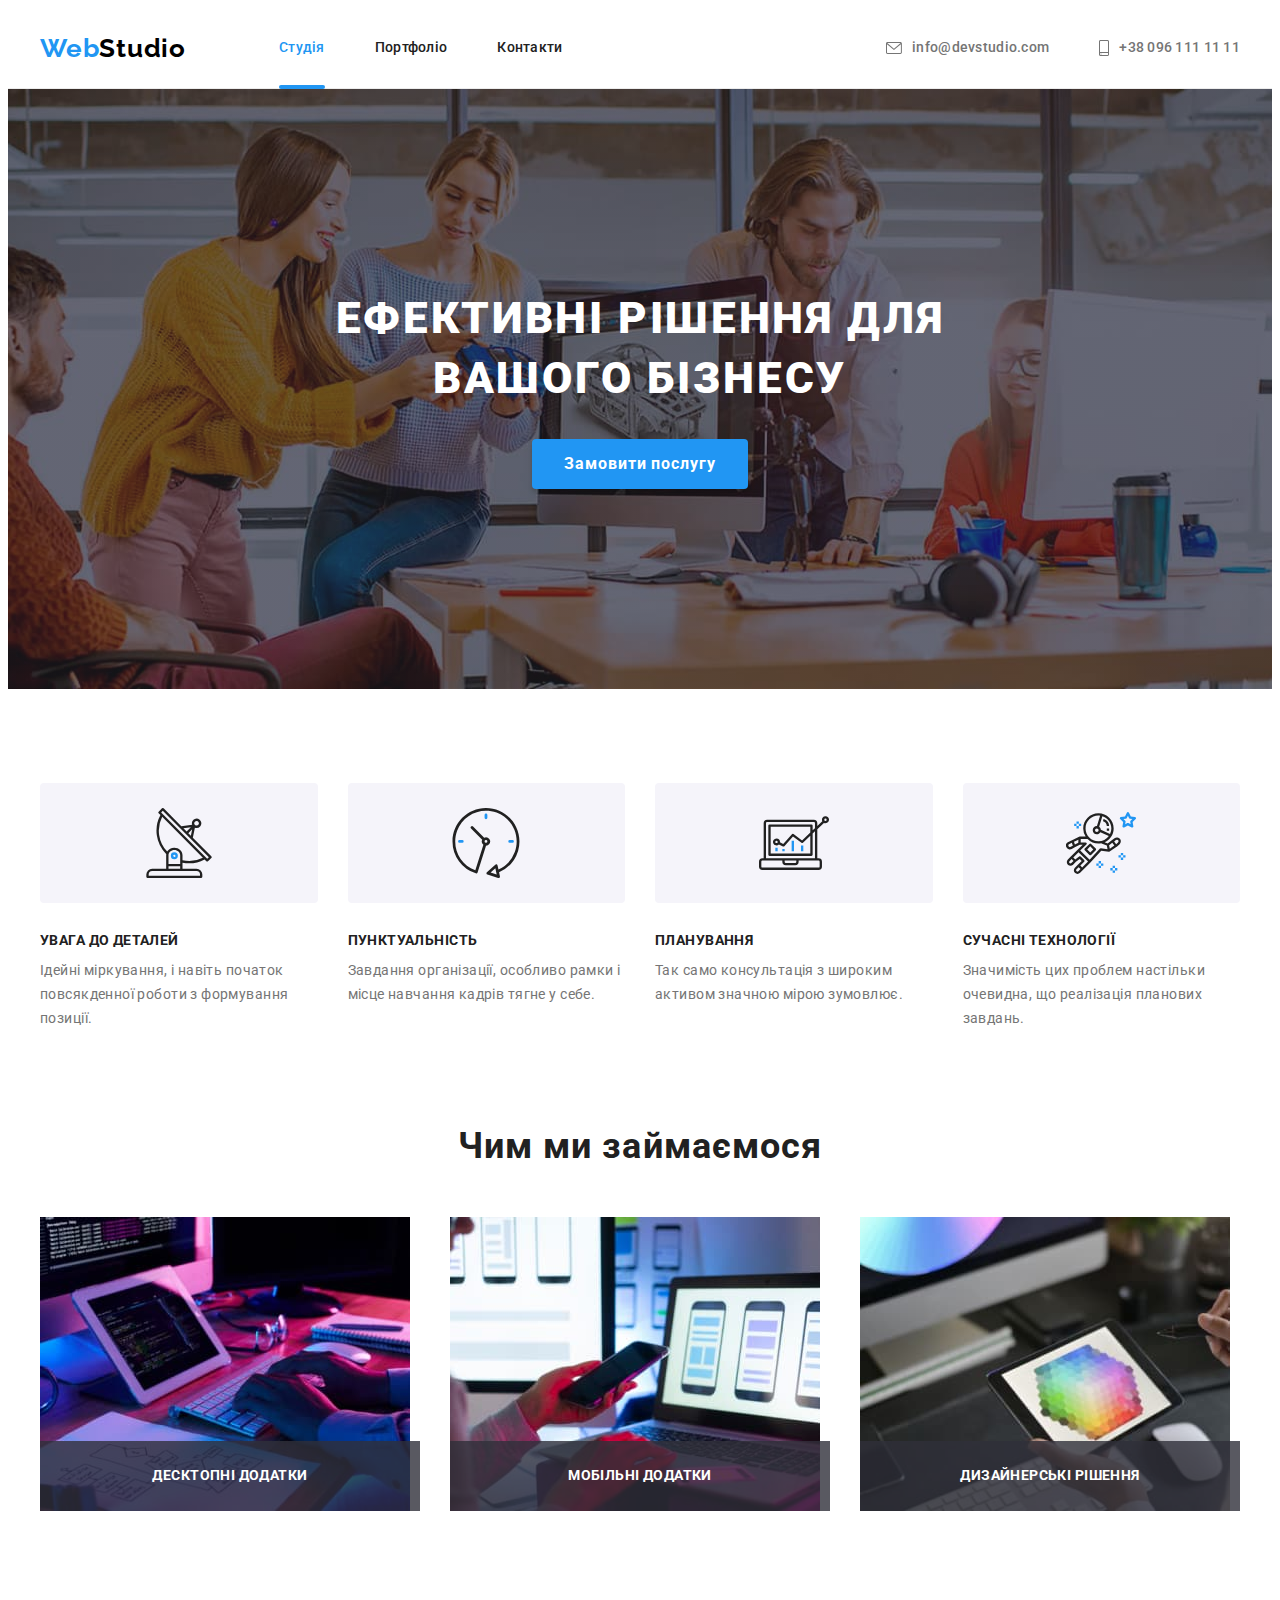
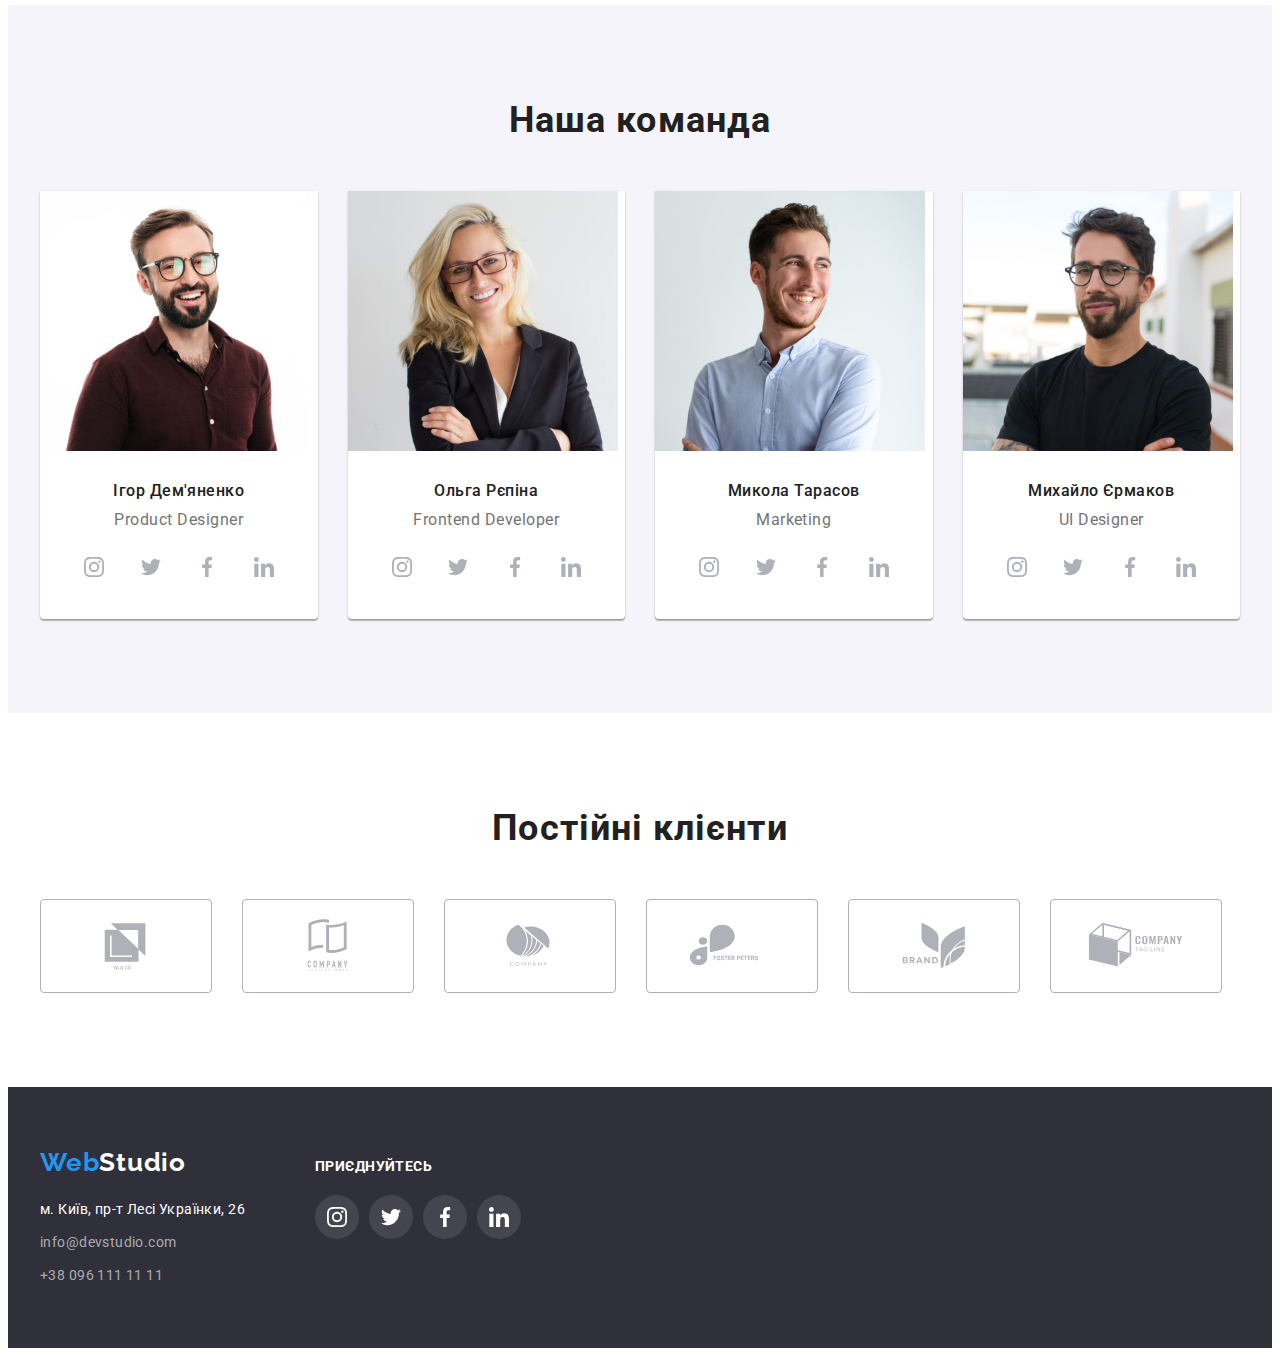
<file: index.html>
<!DOCTYPE html>
<html lang="uk">
  <head>
    <meta charset="UTF-8" />
    <meta http-equiv="X-UA-Compatible" content="IE=edge" />
    <meta name="viewport" content="width=device-width, initial-scale=1.0" />
    <title>Студія</title>
    <link rel="preconnect" href="https://fonts.googleapis.com" />
    <link rel="preconnect" href="https://fonts.gstatic.com" crossorigin />
    <link
      href="https://fonts.googleapis.com/css2?family=Raleway:wght@700&family=Roboto:wght@400;500;700;900&display=swap"
      rel="stylesheet" />

    <link
      rel="stylesheet"
      href="https://cdnjs.cloudflare.com/ajax/libs/modern-normalize/1.1.0/modern-normalize.min.css"
      integrity="sha512-wpPYUAdjBVSE4KJnH1VR1HeZfpl1ub8YT/NKx4PuQ5NmX2tKuGu6U/JRp5y+Y8XG2tV+wKQpNHVUX03MfMFn9Q=="
      crossorigin="anonymous"
      referrerpolicy="no-referrer" />

    <link rel="stylesheet" href="./css/styles.css" />
  </head>

  <body>
    <header class="page-header">
      <div class="container">
        <a href="./index.html" class="logo link-none"
          >Web<span class="logo-header">Studio</span></a
        >
        <nav class="navigation">
          <ul class="nav-list list-none">
            <li class="item">
              <a href="./index.html" class="current menu-link link-none"
                >Студія</a
              >
            </li>
            <li class="item">
              <a href="./portfolio.html" class="menu-link link-none"
                >Портфоліо</a
              >
            </li>
            <li class="item">
              <a href="" class="menu-link link-none">Контакти</a>
            </li>
          </ul>
        </nav>
        <ul class="list list-none">
          <li class="item">
            <a
              href="mailto:info@devstudio.com"
              class="header-address link-none">
              <svg class="header-svg" width="16" height="12">
                <use href="./images/icons.svg#icon-email"></use>
              </svg>
              info@devstudio.com</a
            >
          </li>
          <li class="item">
            <a href="tel:+380961111111" class="header-address link-none">
              <svg class="header-svg" width="10" height="16">
                <use href="./images/icons.svg#icon-smartphone"></use>
              </svg>
              +38 096 111 11 11</a
            >
          </li>
        </ul>
      </div>
    </header>
    <main class="all-background">
      <!--Hero-->
      <section class="hero">
        <div class="hero-background">
          <div class="container">
            <h1 class="hero-title">Ефективні рішення для вашого бізнесу</h1>
            <button type="button" class="btn" data-modal-open>
              Замовити послугу
            </button>
          </div>
        </div>
      </section>
      <!--Advantages-->
      <section class="section padding-blank">
        <div class="container">
          <h2 class="subject visually-hidden">Переваги</h2>
          <ul class="adv-list list-none">
            <li class="item">
              <div class="adv-before">
                <svg width="70" height="70">
                  <use href="./images/icons.svg#icon-antenna"></use>
                </svg>
              </div>
              <h3 class="heading">УВАГА ДО ДЕТАЛЕЙ</h3>
              <p class="bs-txt">
                Ідейні міркування, і навіть початок повсякденної роботи з
                формування позиції.
              </p>
            </li>
            <li class="item">
              <div class="adv-before">
                <svg width="70" height="70">
                  <use href="./images/icons.svg#icon-clock"></use>
                </svg>
              </div>
              <h3 class="heading">ПУНКТУАЛЬНІСТЬ</h3>
              <p class="bs-txt">
                Завдання організації, особливо рамки і місце навчання кадрів
                тягне у себе.
              </p>
            </li>
            <li class="item">
              <div class="adv-before">
                <svg width="70" height="70">
                  <use href="./images/icons.svg#icon-diagram"></use>
                </svg>
              </div>
              <h3 class="heading">ПЛАНУВАННЯ</h3>
              <p class="bs-txt">
                Так само консультація з широким активом значною мірою зумовлює.
              </p>
            </li>
            <li class="item">
              <div class="adv-before">
                <svg width="70" height="70">
                  <use href="./images/icons.svg#icon-astronaut"></use>
                </svg>
              </div>
              <h3 class="heading">СУЧАСНІ ТЕХНОЛОГІЇ</h3>
              <p class="bs-txt">
                Значимість цих проблем настільки очевидна, що реалізація
                планових завдань.
              </p>
            </li>
          </ul>
        </div>
      </section>
      <!--What are we doing-->
      <section class="section">
        <div class="container">
          <h2 class="subject">Чим ми займаємося</h2>
          <ul class="do-list list-none">
            <li class="item">
              <div class="do-thumb">
                <img
                  class="picture"
                  src="./images/box1.jpg"
                  alt="Розробка програм"
                  width="370"
                  height="294" />
                <div class="do-overlay">
                  <p class="do-txt-overlay">Десктопні додатки</p>
                </div>
              </div>
            </li>
            <li class="item">
              <div class="do-thumb">
                <img
                  class="picture"
                  src="./images/box2.jpg"
                  alt="Дизайн та верстка"
                  width="370"
                  height="294" />
                <div class="do-overlay">
                  <p class="do-txt-overlay">Мобільні додатки</p>
                </div>
              </div>
            </li>
            <li class="item">
              <div class="do-thumb">
                <img
                  class="picture"
                  src="./images/box3.jpg"
                  alt="Створення оригінальних стилів"
                  width="370"
                  height="294" />
                <div class="do-overlay">
                  <p class="do-txt-overlay">Дизайнерські рішення</p>
                </div>
              </div>
            </li>
          </ul>
        </div>
      </section>
      <!--Our team-->
      <section class="section team">
        <div class="container">
          <h2 class="subject">Наша команда</h2>
          <ul class="team-list list-none">
            <li class="item">
              <img
                class="picture"
                src="./images/demianenko.jpg"
                alt="Дизайнер проекту Ігор Дем'яненко"
                width="270"
                height="260" />
              <div class="foto-conteiner">
                <h3 class="fio">Ігор Дем'яненко</h3>
                <p class="txt" lang="en">Product Designer</p>
                <ul class="soc-list list-none">
                  <li>
                    <a class="soc-link" href="">
                      <svg class="soc-svg">
                        <use href="./images/icons.svg#icon-instagram"></use>
                      </svg>
                    </a>
                  </li>
                  <li>
                    <a class="soc-link" href="">
                      <svg class="soc-svg">
                        <use href="./images/icons.svg#icon-twitter"></use>
                      </svg>
                    </a>
                  </li>
                  <li>
                    <a class="soc-link" href="">
                      <svg class="soc-svg">
                        <use href="./images/icons.svg#icon-facebook"></use>
                      </svg>
                    </a>
                  </li>
                  <li>
                    <a class="soc-link" href="">
                      <svg class="soc-svg">
                        <use href="./images/icons.svg#icon-linkedin"></use>
                      </svg>
                    </a>
                  </li>
                </ul>
              </div>
            </li>
            <li class="item">
              <img
                class="picture"
                src="./images/repina.jpg"
                alt="Розробник Ольга Рєпіна"
                width="270"
                height="260" />
              <div class="foto-conteiner">
                <h3 class="fio">Ольга Рєпіна</h3>
                <p class="txt" lang="en">Frontend Developer</p>
                <ul class="soc-list list-none">
                  <li>
                    <a class="soc-link" href="">
                      <svg class="soc-svg">
                        <use href="./images/icons.svg#icon-instagram"></use>
                      </svg>
                    </a>
                  </li>
                  <li>
                    <a class="soc-link" href="">
                      <svg class="soc-svg">
                        <use href="./images/icons.svg#icon-twitter"></use>
                      </svg>
                    </a>
                  </li>
                  <li>
                    <a class="soc-link" href="">
                      <svg class="soc-svg">
                        <use href="./images/icons.svg#icon-facebook"></use>
                      </svg>
                    </a>
                  </li>
                  <li>
                    <a class="soc-link" href="">
                      <svg class="soc-svg">
                        <use href="./images/icons.svg#icon-linkedin"></use>
                      </svg>
                    </a>
                  </li>
                </ul>
              </div>
            </li>
            <li class="item">
              <img
                class="picture"
                src="./images/tarasov.jpg"
                alt="Маркетолог Микола Тарасов"
                width="270"
                height="260" />
              <div class="foto-conteiner">
                <h3 class="fio">Микола Тарасов</h3>
                <p class="txt" lang="en">Marketing</p>
                <ul class="soc-list list-none">
                  <li>
                    <a class="soc-link" href="">
                      <svg class="soc-svg">
                        <use href="./images/icons.svg#icon-instagram"></use>
                      </svg>
                    </a>
                  </li>
                  <li>
                    <a class="soc-link" href="">
                      <svg class="soc-svg">
                        <use href="./images/icons.svg#icon-twitter"></use>
                      </svg>
                    </a>
                  </li>
                  <li>
                    <a class="soc-link" href="">
                      <svg class="soc-svg">
                        <use href="./images/icons.svg#icon-facebook"></use>
                      </svg>
                    </a>
                  </li>
                  <li>
                    <a class="soc-link" href="">
                      <svg class="soc-svg">
                        <use href="./images/icons.svg#icon-linkedin"></use>
                      </svg>
                    </a>
                  </li>
                </ul>
              </div>
            </li>
            <li class="item">
              <img
                class="picture"
                src="./images/ermakov.jpg"
                alt="Дизайнер інтерфейсу Михайло Єрмаков"
                width="270"
                height="260" />
              <div class="foto-conteiner">
                <h3 class="fio">Михайло Єрмаков</h3>
                <p class="txt" lang="en">UI Designer</p>
                <ul class="soc-list list-none">
                  <li>
                    <a class="soc-link" href="">
                      <svg class="soc-svg">
                        <use href="./images/icons.svg#icon-instagram"></use>
                      </svg>
                    </a>
                  </li>
                  <li>
                    <a class="soc-link" href="">
                      <svg class="soc-svg">
                        <use href="./images/icons.svg#icon-twitter"></use>
                      </svg>
                    </a>
                  </li>
                  <li>
                    <a class="soc-link" href="">
                      <svg class="soc-svg">
                        <use href="./images/icons.svg#icon-facebook"></use>
                      </svg>
                    </a>
                  </li>
                  <li>
                    <a class="soc-link" href="">
                      <svg class="soc-svg">
                        <use href="./images/icons.svg#icon-linkedin"></use>
                      </svg>
                    </a>
                  </li>
                </ul>
              </div>
            </li>
          </ul>
        </div>
      </section>
      <section class="section">
        <div class="container">
          <h2 class="subject">Постійні клієнти</h2>
          <ul class="clients-list list-none">
            <li class="client-item">
              <a class="client-link link-none" href=""
                ><svg class="client-svg" width="106" height="60">
                  <use href="./images/icons.svg#icon-cmp1"></use>
                </svg>
              </a>
            </li>
            <li class="client-item">
              <a class="client-link link-none" href=""
                ><svg class="client-svg" width="106" height="60">
                  <use href="./images/icons.svg#icon-cmp2"></use>
                </svg>
              </a>
            </li>
            <li class="client-item">
              <a class="client-link link-none" href=""
                ><svg class="client-svg" width="106" height="60">
                  <use href="./images/icons.svg#icon-cmp3"></use>
                </svg>
              </a>
            </li>
            <li class="client-item">
              <a class="client-link link-none" href=""
                ><svg class="client-svg" width="106" height="60">
                  <use href="./images/icons.svg#icon-cmp4"></use>
                </svg>
              </a>
            </li>
            <li class="client-item">
              <a class="client-link link-none" href=""
                ><svg class="client-svg" width="106" height="60">
                  <use href="./images/icons.svg#icon-cmp5"></use>
                </svg>
              </a>
            </li>
            <li class="client-item">
              <a class="client-link link-none" href=""
                ><svg class="client-svg" width="106" height="60">
                  <use href="./images/icons.svg#icon-cmp6"></use>
                </svg>
              </a>
            </li>
          </ul>
        </div>
      </section>
    </main>
    <footer class="page-footer">
      <div class="container">
        <div class="footer-info">
          <a href="./index.html" class="logo link-none"
            >Web<span class="logo-footer">Studio</span></a
          >
          <address>
            <p class="footer-text">м. Київ, пр-т Лесі Українки, 26</p>
            <ul class="list-none">
              <li class="item">
                <a
                  href="mailto:info@devstudio.com"
                  class="footer-link link-none"
                  >info@devstudio.com</a
                >
              </li>
              <li class="item">
                <a href="tel:+380961111111" class="footer-link link-none"
                  >+38 096 111 11 11</a
                >
              </li>
            </ul>
          </address>
        </div>
        <div class="connect">
          <p class="connect-title">Приєднуйтесь</p>
          <ul class="connect-list list-none">
            <li>
              <a class="soc-link connect-link link-none" href="">
                <svg class="soc-svg">
                  <use href="./images/icons.svg#icon-instagram"></use>
                </svg>
              </a>
            </li>
            <li>
              <a class="soc-link connect-link link-none" href="">
                <svg class="soc-svg">
                  <use href="./images/icons.svg#icon-twitter"></use>
                </svg>
              </a>
            </li>
            <li>
              <a class="soc-link connect-link link-none" href="">
                <svg class="soc-svg">
                  <use href="./images/icons.svg#icon-facebook"></use>
                </svg>
              </a>
            </li>
            <li>
              <a class="soc-link connect-link link-none" href="">
                <svg class="soc-svg">
                  <use href="./images/icons.svg#icon-linkedin"></use>
                </svg>
              </a>
            </li>
          </ul>
        </div>
      </div>
    </footer>
    <div class="backdrop is-hidden" data-modal>
      <div class="modal">
        <button class="btn-close" data-modal-close>
          <svg class="icon-close" width="18" height="18">
            <use href="./images/icons.svg#icon-close-black"></use>
          </svg>
        </button>
      </div>
    </div>
    <script src="./js/modal.js"></script>
  </body>
</html>
</file>
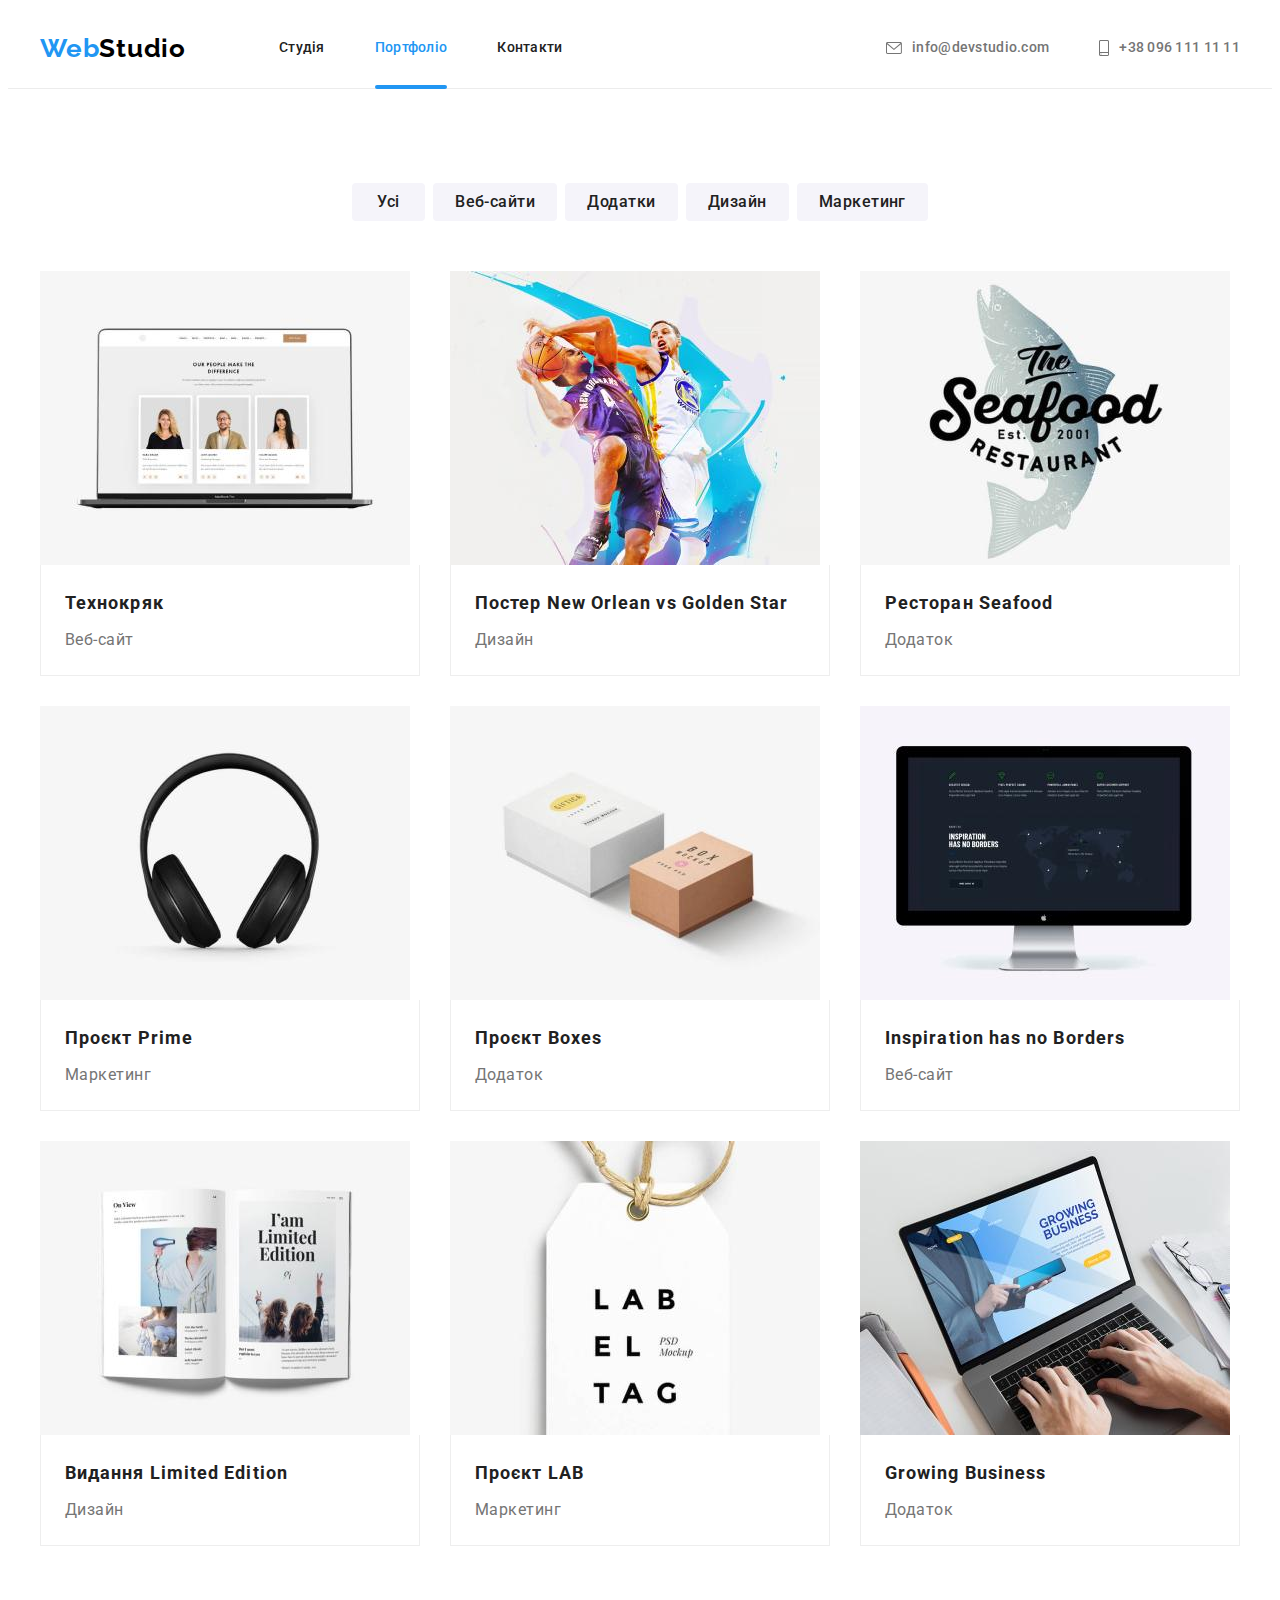
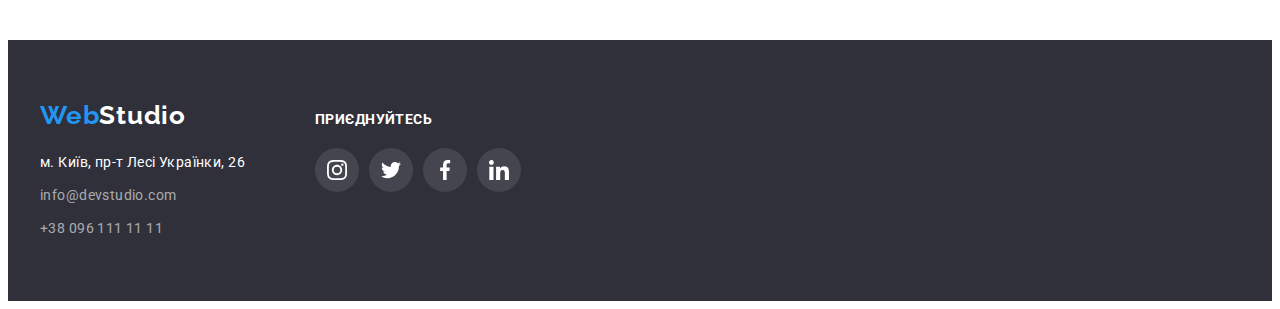
<file: portfolio.html>
<!DOCTYPE html>
<html lang="uk">
  <head>
    <meta charset="UTF-8" />
    <meta http-equiv="X-UA-Compatible" content="IE=edge" />
    <meta name="viewport" content="width=device-width, initial-scale=1.0" />
    <title>Портфоліо</title>
    <link rel="preconnect" href="https://fonts.googleapis.com" />
    <link rel="preconnect" href="https://fonts.gstatic.com" crossorigin />
    <link
      href="https://fonts.googleapis.com/css2?family=Raleway:wght@700&family=Roboto:wght@400;500;700;900&display=swap"
      rel="stylesheet" />

    <link
      rel="stylesheet"
      href="https://cdnjs.cloudflare.com/ajax/libs/modern-normalize/1.1.0/modern-normalize.min.css"
      integrity="sha512-wpPYUAdjBVSE4KJnH1VR1HeZfpl1ub8YT/NKx4PuQ5NmX2tKuGu6U/JRp5y+Y8XG2tV+wKQpNHVUX03MfMFn9Q=="
      crossorigin="anonymous"
      referrerpolicy="no-referrer" />

    <link rel="stylesheet" href="./css/styles.css" />
  </head>

  <body>
    <header class="page-header">
      <div class="container">
        <a href="./index.html" class="logo link-none"
          >Web<span class="logo-header">Studio</span></a
        >
        <nav class="navigation">
          <ul class="nav-list list-none">
            <li class="item">
              <a href="./index.html" class="menu-link link-none">Студія</a>
            </li>
            <li class="item">
              <a href="./portfolio.html" class="current menu-link link-none"
                >Портфоліо</a
              >
            </li>
            <li class="item">
              <a href="" class="menu-link link-none">Контакти</a>
            </li>
          </ul>
        </nav>
        <ul class="list list-none">
          <li class="item">
            <a
              href="mailto:info@devstudio.com"
              class="header-address link-none">
              <svg class="header-svg" width="16" height="12">
                <use href="./images/icons.svg#icon-email"></use>
              </svg>
              info@devstudio.com</a
            >
          </li>
          <li class="item">
            <a href="tel:+380961111111" class="header-address link-none">
              <svg class="header-svg" width="10" height="16">
                <use href="./images/icons.svg#icon-smartphone"></use>
              </svg>
              +38 096 111 11 11</a
            >
          </li>
        </ul>
      </div>
    </header>

    <main>
      <!-- Filter -->
      <section class="section">
        <div class="container">
          <h1 class="visually-hidden">Сторінка фільтрів</h1>
          <h2 class="visually-hidden">Фільтри</h2>
          <ul class="filter list-none">
            <li class="item">
              <button type="button" class="btn-portfolio">Усі</button>
            </li>
            <li class="item">
              <button type="button" class="btn-portfolio">Веб-сайти</button>
            </li>
            <li class="item">
              <button type="button" class="btn-portfolio">Додатки</button>
            </li>
            <li class="item">
              <button type="button" class="btn-portfolio">Дизайн</button>
            </li>
            <li class="item">
              <button type="button" class="btn-portfolio">Маркетинг</button>
            </li>
          </ul>
          <!-- </div>
        <div class="container"> -->
          <ul class="card-list list-none">
            <li class="item">
              <a href="" class="card-link link-none">
                <div class="card-thumb">
                  <img
                    class="picture"
                    src="./images/pf-tech.jpg"
                    alt="Сайт вакансій"
                    width="370"
                    height="294" />
                  <div class="card-overlay">
                    <p class="card-overlay-text">
                      Ресурс пропонує комплексні пропозиції з різним рівнем
                      функціоналу та сервісів. Все це дозволить відвідувачу
                      отримати вичерпні відомості про компанію чи приватну
                      особу.
                    </p>
                  </div>
                </div>
                <div class="card-footer">
                  <h3 class="card-caption">Технокряк</h3>
                  <p class="card-txt">Веб-сайт</p>
                </div>
              </a>
            </li>
            <li class="item">
              <a href="" class="card-link link-none">
                <div class="card-thumb">
                  <img
                    class="picture"
                    src="./images/pf-orlean.jpg"
                    alt="Постер з зірками баскетболу"
                    width="370"
                    height="294" />
                  <div class="card-overlay">
                    <p class="card-overlay-text">
                      Ресурс пропонує комплексні пропозиції з різним рівнем
                      функціоналу та сервісів. Все це дозволить відвідувачу
                      отримати вичерпні відомості про компанію чи приватну
                      особу.
                    </p>
                  </div>
                </div>
                <div class="card-footer">
                  <h3 class="card-caption">
                    Постер <span lang="en">New Orlean vs Golden Star</span>
                  </h3>
                  <p class="card-txt">Дизайн</p>
                </div>
              </a>
            </li>
            <li class="item">
              <a href="" class="card-link link-none">
                <div class="card-thumb">
                  <img
                    class="picture"
                    src="./images/pf-seafood.jpg"
                    alt="Реклама ресторану морепродуктів"
                    width="370"
                    height="294" />
                  <div class="card-overlay">
                    <p class="card-overlay-text">
                      Ресурс пропонує комплексні пропозиції з різним рівнем
                      функціоналу та сервісів. Все це дозволить відвідувачу
                      отримати вичерпні відомості про компанію чи приватну
                      особу.
                    </p>
                  </div>
                </div>
                <div class="card-footer">
                  <h3 class="card-caption">
                    Ресторан <span lang="en">Seafood</span>
                  </h3>
                  <p class="card-txt">Додаток</p>
                </div>
              </a>
            </li>
            <li class="item">
              <a href="" class="card-link link-none">
                <div class="card-thumb">
                  <img
                    class="picture"
                    src="./images/pf-prime.jpg"
                    alt="Наушники"
                    width="370"
                    height="294" />
                  <div class="card-overlay">
                    <p class="card-overlay-text">
                      Ресурс пропонує комплексні пропозиції з різним рівнем
                      функціоналу та сервісів. Все це дозволить відвідувачу
                      отримати вичерпні відомості про компанію чи приватну
                      особу.
                    </p>
                  </div>
                </div>
                <div class="card-footer">
                  <h3 class="card-caption">
                    Проєкт <span lang="en">Prime</span>
                  </h3>
                  <p class="card-txt">Маркетинг</p>
                </div>
              </a>
            </li>
            <li class="item">
              <a href="" class="card-link link-none">
                <div class="card-thumb">
                  <img
                    class="picture"
                    src="./images/pf-boxes.jpg"
                    alt="Паперові коробки"
                    width="370"
                    height="294" />
                  <div class="card-overlay">
                    <p class="card-overlay-text">
                      Ресурс пропонує комплексні пропозиції з різним рівнем
                      функціоналу та сервісів. Все це дозволить відвідувачу
                      отримати вичерпні відомості про компанію чи приватну
                      особу.
                    </p>
                  </div>
                </div>
                <div class="card-footer">
                  <h3 class="card-caption">
                    Проєкт <span lang="en">Boxes</span>
                  </h3>
                  <p class="card-txt">Додаток</p>
                </div>
              </a>
            </li>
            <li class="item">
              <a href="" class="card-link link-none">
                <div class="card-thumb">
                  <img
                    class="picture"
                    src="./images/pf-borders.jpg"
                    alt="Сайт з мапою та маркерами на ній"
                    width="370"
                    height="294" />
                  <div class="card-overlay">
                    <p class="card-overlay-text">
                      Ресурс пропонує комплексні пропозиції з різним рівнем
                      функціоналу та сервісів. Все це дозволить відвідувачу
                      отримати вичерпні відомості про компанію чи приватну
                      особу.
                    </p>
                  </div>
                </div>
                <div class="card-footer">
                  <h3 class="card-caption" lang="en">
                    Inspiration has no Borders
                  </h3>
                  <p class="card-txt">Веб-сайт</p>
                </div>
              </a>
            </li>
            <li class="item">
              <a href="" class="card-link link-none">
                <div class="card-thumb">
                  <img
                    class="picture"
                    src="./images/pf-limited.jpg"
                    alt="Видання Лімітетд Едішн"
                    width="370"
                    height="294" />
                  <div class="card-overlay">
                    <p class="card-overlay-text">
                      Ресурс пропонує комплексні пропозиції з різним рівнем
                      функціоналу та сервісів. Все це дозволить відвідувачу
                      отримати вичерпні відомості про компанію чи приватну
                      особу.
                    </p>
                  </div>
                </div>
                <div class="card-footer">
                  <h3 class="card-caption" lang="en">
                    Видання Limited Edition
                  </h3>
                  <p class="card-txt">Дизайн</p>
                </div>
              </a>
            </li>
            <li class="item">
              <a href="" class="card-link link-none">
                <div class="card-thumb">
                  <img
                    class="picture"
                    src="./images/pf-lab.jpg"
                    alt="Бірка з написом ЛАБ ЕЛ ТАГ"
                    width="370"
                    height="294" />
                  <div class="card-overlay">
                    <p class="card-overlay-text">
                      Ресурс пропонує комплексні пропозиції з різним рівнем
                      функціоналу та сервісів. Все це дозволить відвідувачу
                      отримати вичерпні відомості про компанію чи приватну
                      особу.
                    </p>
                  </div>
                </div>
                <div class="card-footer">
                  <h3 class="card-caption">
                    Проєкт <span lang="en">LAB</span>
                  </h3>
                  <p class="card-txt">Маркетинг</p>
                </div>
              </a>
            </li>
            <li class="item">
              <a href="" class="card-link link-none">
                <div class="card-thumb">
                  <img
                    class="picture"
                    src="./images/pf-buisness.jpg"
                    alt="Реклама додатку Гровінг Бізнес"
                    width="370"
                    height="294" />
                  <div class="card-overlay">
                    <p class="card-overlay-text">
                      Ресурс пропонує комплексні пропозиції з різним рівнем
                      функціоналу та сервісів. Все це дозволить відвідувачу
                      отримати вичерпні відомості про компанію чи приватну
                      особу.
                    </p>
                  </div>
                </div>
                <div class="card-footer">
                  <h3 class="card-caption" lang="en">Growing Business</h3>
                  <p class="card-txt">Додаток</p>
                </div>
              </a>
            </li>
          </ul>
        </div>
      </section>
    </main>
    <footer class="page-footer">
      <div class="container">
        <div class="footer-info">
          <a href="./index.html" class="logo link-none"
            >Web<span class="logo-footer">Studio</span></a
          >
          <address>
            <p class="footer-text">м. Київ, пр-т Лесі Українки, 26</p>
            <ul class="list-none">
              <li class="item">
                <a
                  href="mailto:info@devstudio.com"
                  class="footer-link link-none"
                  >info@devstudio.com</a
                >
              </li>
              <li class="item">
                <a href="tel:+380961111111" class="footer-link link-none"
                  >+38 096 111 11 11</a
                >
              </li>
            </ul>
          </address>
        </div>
        <div class="connect">
          <p class="connect-title">Приєднуйтесь</p>
          <ul class="connect-list list-none">
            <li>
              <a class="soc-link connect-link link-none" href="">
                <svg class="soc-svg">
                  <use href="./images/icons.svg#icon-instagram"></use>
                </svg>
              </a>
            </li>
            <li>
              <a class="soc-link connect-link link-none" href="">
                <svg class="soc-svg">
                  <use href="./images/icons.svg#icon-twitter"></use>
                </svg>
              </a>
            </li>
            <li>
              <a class="soc-link connect-link link-none" href="">
                <svg class="soc-svg">
                  <use href="./images/icons.svg#icon-facebook"></use>
                </svg>
              </a>
            </li>
            <li>
              <a class="soc-link connect-link link-none" href="">
                <svg class="soc-svg">
                  <use href="./images/icons.svg#icon-linkedin"></use>
                </svg>
              </a>
            </li>
          </ul>
        </div>
      </div>
    </footer>
  </body>
</html>
</file>
<file: css/styles.css>
:root {
  /* text color */
  --text-color: #757575;
  --text-title-color: #212121;
  --text-alternative-color: #2196f3;
  --text-secondary-alternative-color: #ffffff;
  /* logo color */
  --logo-first-color: #2196f3;
  --logo-secondary-color: #000000;
  --logo-alternative-color: #ffffff;
  /* button color */
  --btn-text-color: #212121;
  --btn-text-alternative-color: #ffffff;
  --btn-background-color: #f5f4fa;
  --btn-background-secondary-color: #2196f3;
  /* link color */
  --link-color: #212121;
  --link-secondary-color: #757575;
  --link-alternative-color: #2196f3;
  --link-secondary-alternative-color: rgba(255, 255, 255, 0.6);
  /* background color */
  --background-color: #ffffff;
  --background-hero-color: #c4c4c4;
  --background-hero-gradient: rgba(47, 48, 58, 0.4);
  --footer-background-color: #2f303a;
  --team-background-color: #f5f4fa;
  /* gap */
  --cart-gap: 30px;
  /* button */
  --button-border: 1 solid transparent;
  --button-radius: 4px;
  --button-shadow: 0px 3px 1px rgba(0, 0, 0, 0.1),
    0px 1px 2px rgba(0, 0, 0, 0.08), 0px 2px 2px rgba(0, 0, 0, 0.12);
  --button-hero-shadow: 0px 4px 4px rgba(0, 0, 0, 0.15);
  /* team */
  --team-shadow: 0px 1px 3px rgba(0, 0, 0, 0.12),
    0px 1px 1px rgba(0, 0, 0, 0.14), 0px 2px 1px rgba(0, 0, 0, 0.2);
  --team-radius: 0px 0px 4px 4px;
  /* card */
  --card-shadow: 0px 1px 1px rgba(0, 0, 0, 0.12),
    0px 4px 4px rgba(0, 0, 0, 0.06), 1px 4px 6px rgba(0, 0, 0, 0.16);
  /* svg */
  --start-svg-color: #afb1b8;
  /* Animation  */
  --time: 250ms;
  --cubic: cubic-bezier(0.4, 0, 0.2, 1);
}

.list-none {
  list-style: none;
}

.bs-txt {
  line-height: 1.71;
  letter-spacing: 0.03em;
}

.link-none {
  text-decoration: none;
}

body {
  font-family: 'Roboto', sans-serif;
  font-size: 14px;

  color: var(--text-color);
  background-color: var(--background-color);
}

h1,
h2,
h3,
ul,
p {
  padding: 0;
  margin: 0;
}

.visually-hidden {
  position: absolute;
  width: 1px;
  height: 1px;
  margin: -1px;
  border: 0;
  padding: 0;
  white-space: nowrap;
  clip-path: inset(100%);
  clip: rect(0 0 0 0);
  overflow: hidden;
}

.picture {
  display: block;
  max-width: 100%;
  height: auto;
}

.container {
  width: 1200px;
  padding-left: 15px;
  padding-right: 15px;
  margin-left: auto;
  margin-right: auto;
}

/* Section Header */

.page-header {
  border-bottom: 1px solid #ececec;
}

.navigation {
  margin-left: 93px;
}

.nav-list {
  display: flex;
}

.page-header .list {
  display: flex;
  margin-left: auto;
  align-items: center;
}

.page-header .list > .item + .item {
  margin-left: 50px;
}

.page-header .container {
  display: flex;
  align-items: center;
}

.nav-list > .item {
  display: block;
}

.nav-list > .item + .item {
  margin-left: 50px;
}

.nav-list .menu-link {
  display: block;
  padding-top: 32px;
  padding-bottom: 32px;
}

.logo {
  font-family: 'Raleway', sans-serif;
  font-weight: 700;
  font-size: 26px;
  line-height: 1.19;
  letter-spacing: 0.03em;

  color: var(--logo-first-color);
}

.logo-header {
  color: var(--logo-secondary-color);
}

.logo-footer {
  color: var(--logo-alternative-color);
}

.menu-link {
  position: relative;
  font-weight: 500;
  line-height: 1.14;
  letter-spacing: 0.02em;

  color: var(--link-color);
  transition: color var(--time) var(--cubic);
}

.menu-link.current::after {
  content: '';
  position: absolute;
  left: 0;
  bottom: 0;
  transform: translatey(1px);
  width: 100%;
  height: 4px;
  border: 2px;
  border-radius: 2px;
  background-color: var(--link-alternative-color);
}

.menu-link:hover,
.menu-link:focus {
  color: var(--link-alternative-color);
}

.menu-link.current {
  color: var(--link-alternative-color);
}

.menu-link.current:hover,
.menu-link.current:focus {
  color: var(--link-color);
}

.header-address {
  display: flex;
  align-items: center;

  font-weight: 500;
  line-height: 1.14;
  letter-spacing: 0.02em;

  color: var(--link-secondary-color);

  padding-top: 32px;
  padding-bottom: 32px;

  transition: color var(--time) var(--cubic);
}

.header-address:hover,
.header-address:focus {
  color: var(--link-alternative-color);
}

.header-svg {
  margin-right: 10px;
  fill: currentColor;
  transition: fill var(--time) var(--cubic);
}

.header-address:hover .header-svg,
.header-address:focus .header-svg {
  fill: var(--link-alternative-color);
}

/* Section body index.html */
.section {
  padding-top: 94px;
  padding-bottom: 94px;
}

.hero {
  background-color: var(--background-hero-color);
}

.hero-background {
  padding-top: 200px;
  padding-bottom: 200px;

  max-width: 1600px;
  margin: 0 auto;

  background-image: linear-gradient(
      to bottom,
      var(--background-hero-gradient),
      var(--background-hero-gradient)
    ),
    url('../images/hero.jpg');
  background-repeat: no-repeat;
  background-position: center;
}

.hero-title {
  max-width: 696px;
  margin: 0 auto 30px auto;

  font-weight: 900;
  font-size: 44px;
  line-height: 1.36;
  letter-spacing: 0.06em;
  text-align: center;
  text-transform: uppercase;

  color: var(--text-secondary-alternative-color);
}

.btn {
  cursor: pointer;

  font-family: inherit;
  font-weight: 700;
  font-size: 16px;
  line-height: 1.88;
  letter-spacing: 0.06em;
  text-align: center;

  color: var(--btn-text-alternative-color);
  background-color: var(--btn-background-secondary-color);

  border: var(--button-border);
  border-radius: var(--button-radius);
  box-shadow: var(--button-hero-shadow);

  display: block;
  margin: 0 auto;
  padding: 10px 32px;

  transition: color var(--time) var(--cubic),
    background-color var(--time) var(--cubic);
}

.btn:hover,
.btn:focus {
  color: var(--btn-text-color);
  background-color: var(--btn-background-color);
}

.section.padding-blank {
  padding-bottom: 0;
}

.subject {
  margin-bottom: 50px;

  font-size: 36px;
  line-height: 1.17;
  text-align: center;
}

.heading {
  margin-bottom: 10px;

  font-size: 14px;
  line-height: 1.14;
  text-transform: uppercase;
}

.subject,
.heading {
  font-weight: 700;
  letter-spacing: 0.03em;
}

.team-list .link-none {
  display: block;
}

.foto-conteiner {
  padding: 30px 32px;
}

.fio {
  font-weight: 500;

  margin-bottom: 10px;
}

.fio,
.txt {
  font-size: 16px;
  line-height: 1.19;
  letter-spacing: 0.03em;
  text-align: center;
}

.foto-conteiner > .txt {
  margin-bottom: 16px;
}

.subject,
.heading,
.fio {
  color: var(--text-title-color);
}

.adv-list,
.do-list {
  display: flex;
  gap: var(--cart-gap);
}

.adv-list > .item {
  width: calc((100% - 3 * var(--cart-gap)) / 4);
}

.do-list > .item {
  width: calc((100% - 2 * var(--cart-gap)) / 3);
}

.adv-before {
  display: flex;
  height: 120px;
  margin-bottom: 30px;
  justify-content: center;
  align-items: center;

  background-color: var(--team-background-color);
  border-radius: 4px;
}

.do-thumb {
  position: relative;
}

.do-overlay {
  position: absolute;
  bottom: 0;
  width: 100%;
  padding-top: 27px;
  padding-bottom: 27px;

  font-weight: 700;
  font-size: 14px;
  line-height: 1.14;
  letter-spacing: 0.03em;
  text-align: center;
  color: var(--text-secondary-alternative-color);

  text-transform: uppercase;

  background-color: rgba(47, 48, 58, 0.8);
}
.team {
  background-color: var(--team-background-color);
}

.team-list {
  display: flex;
  gap: var(--cart-gap);
}

.team-list > .item {
  width: calc((100% - 3 * var(--cart-gap) / 4));
  background-color: var(--background-color);

  box-shadow: var(--team-shadow);
  border-radius: var(--team-radius);
}

.soc-list {
  display: flex;
  justify-content: space-between;
}

.soc-link {
  display: flex;
  width: 44px;
  height: 44px;
  border-radius: 50%;
  justify-content: center;
  align-items: center;
  text-decoration: none;

  transition: background-color var(--time) var(--cubic);
}

.soc-svg {
  display: block;
  width: 20px;
  height: 20px;
  fill: var(--start-svg-color);
  transition: fill var(--time) var(--cubic);
}

.soc-link:hover,
.soc-link:focus {
  background-color: var(--link-alternative-color);
}

.soc-link:hover .soc-svg,
.soc-link:focus .soc-svg {
  fill: var(--background-color);
}

/* section Clients */

.clients-list {
  display: flex;
  gap: var(--cart-gap);
}

.client-link {
  display: flex;
  justify-content: center;
  align-items: center;
  width: 170px;
  height: 92px;
  border: 1px solid #afb1b8;
  border-radius: 4px;
  /* padding: 16px 32px; */
  transition: border-color var(--time) var(--cubic);
}

.client-svg {
  display: block;
  fill: #afb1b8;
  transition: fill var(--time) var(--cubic);
}

.client-link:hover,
.client-link:focus {
  border-color: var(--link-alternative-color);
}

.client-link:hover .client-svg,
.client-link:focus .client-svg {
  fill: var(--link-alternative-color);
}
/* Section body portfolio.html */

.filter {
  display: flex;
  justify-content: center;

  margin-bottom: 50px;
}

.filter > .item + .item {
  margin-left: 8px;
}

.btn-portfolio {
  cursor: pointer;

  font-family: inherit;
  font-weight: 500;
  font-size: 16px;
  line-height: 1.62;
  letter-spacing: 0.03em;
  text-align: center;

  color: var(--btn-text-color);
  background-color: var(--btn-background-color);

  min-width: 73px;
  padding: 6px 22px;

  border: var(--button-border);
  border-radius: var(--button-radius);

  transition-property: color, background-color, box-shadow;
  transition-duration: var(--time);
  transition-timing-function: var(--cubic);
}

.btn-portfolio:hover,
.btn-portfolio:focus {
  color: var(--btn-text-alternative-color);
  background-color: var(--btn-background-secondary-color);

  box-shadow: var(--button-shadow);
}

.card-list {
  display: flex;
  flex-wrap: wrap;
  gap: var(--cart-gap);
}

.card-list > .item {
  flex-basis: calc((100% - var(--cart-gap) * 2) / 3);
}

.card-list .link-none {
  display: block;
}

.card-footer {
  border-left: 1px solid #eeeeee;
  border-right: 1px solid #eeeeee;
  border-bottom: 1px solid #eeeeee;

  padding: 20px 24px;
}

.card-link:hover,
.card-link:focus {
  box-shadow: var(--card-shadow);
}

.card-caption {
  font-weight: 700;
  font-size: 18px;
  line-height: 2;
  letter-spacing: 0.06em;
  color: var(--text-title-color);

  margin-bottom: 4px;
}

.card-txt {
  color: var(--text-color);
  font-size: 16px;
  line-height: 1.88;
  letter-spacing: 0.03em;
}

.card-thumb {
  position: relative;

  overflow: hidden;
}

.card-overlay {
  position: absolute;
  bottom: 0;

  width: 100%;

  background-color: rgba(33, 150, 243, 0.9);

  padding: 63px 24px;

  transform: translatey(101%);

  transition: transform var(--time) var(--cubic);
}

.card-link {
  transition: box-shadow var(--time) var(--cubic);
}

.card-link:hover .card-overlay,
.card-link:focus .card-overlay {
  transform: translatey(0%);
}

.card-overlay-text {
  font-size: 18px;
  line-height: 1.56;
  letter-spacing: 0.03em;

  color: var(--text-secondary-alternative-color);
}

/* Section Footer */
.page-footer {
  padding-top: 60px;
  padding-bottom: 60px;

  background-color: var(--footer-background-color);
}

.page-footer > .container {
  display: flex;
}

.footer-info {
  margin-right: 70px;
}

.page-footer .logo {
  display: block;
  margin-bottom: 20px;
}

.footer-text {
  margin-bottom: 9px;

  font-style: normal;
  line-height: 1.71;
  letter-spacing: 0.03em;

  color: var(--text-secondary-alternative-color);
}

.page-footer .item:not(:last-child) {
  margin-bottom: 9px;
}

.footer-link {
  display: block;

  font-style: normal;
  line-height: 1.71;
  letter-spacing: 0.03em;

  color: var(--link-secondary-alternative-color);

  transition: color var(--time) var(--cubic);
}

.footer-link:hover,
.footer-link:focus {
  color: var(--link-alternative-color);
}

.connect {
  width: 206px;
  padding-top: 12px;
}

.connect-title {
  font-weight: 700;
  letter-spacing: 0.03em;
  line-height: 1.14;
  color: var(--text-secondary-alternative-color);
  text-transform: uppercase;
  margin-bottom: 20px;
}

.connect-list {
  display: flex;
  gap: 10px;
}

.connect-link {
  background-color: rgba(255, 255, 255, 0.1);
}

.connect-list .soc-svg {
  fill: var(--background-color);
}

.backdrop {
  position: fixed;
  top: 0;
  left: 0;
  width: 100%;
  height: 100%;

  background-color: rgba(0, 0, 0, 0.5);

  opacity: 1;

  transition: opacity 250ms linear;
}

.backdrop.is-hidden {
  opacity: 0;
  pointer-events: none;
}

.backdrop.is-hidden .modal {
  background-color: rgba(0, 0, 0, 0.5);
  transform: translate(-50%, -50%) scale(0);
}

.modal {
  position: absolute;
  top: 50%;
  left: 50%;

  width: 528px;
  height: 581px;
  background-color: var(--background-color);
  box-shadow: 0px 1px 3px rgba(0, 0, 0, 0.12), 0px 1px 1px rgba(0, 0, 0, 0.14),
    0px 2px 1px rgba(0, 0, 0, 0.2);
  border-radius: 4px;

  transform: translate(-50%, -50%) scale(1) rotate(360deg);

  transition: transform 500ms var(--cubic), background-color 500ms var(--cubic);
}

.btn-close {
  position: absolute;
  top: 8px;
  right: 8px;

  display: flex;
  justify-content: center;
  align-items: center;

  width: 30px;
  height: 30px;

  color: #000000;
  background: var(--background-color);
  border: 1px solid rgba(0, 0, 0, 0.1);
  border-radius: 50% 50%;

  cursor: pointer;
  transition: color var(--time) var(--cubic);
}

.icon-close {
  fill: currentColor;
}

.btn-close:hover,
.btn-close:focus {
  color: var(--btn-background-secondary-color);
}
</file>
